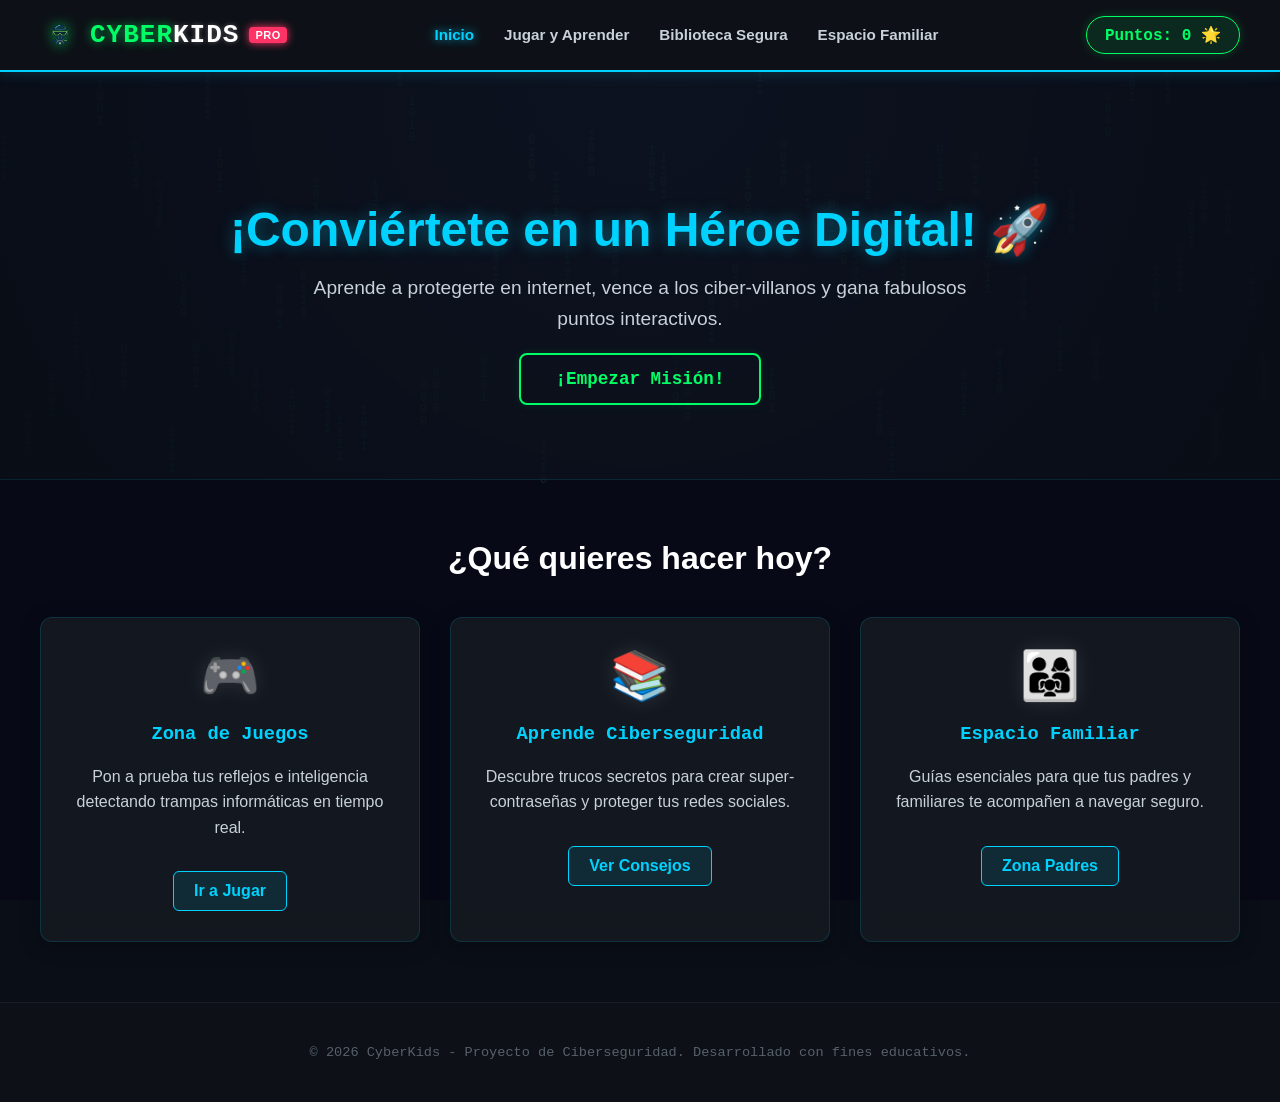
<file: index.html>
<!DOCTYPE html>
<html lang="es">
<head>
    <meta charset="UTF-8">
    <meta name="viewport" content="width=device-width, initial-scale=1.0">
    <title>CyberKids - Aprendizaje Seguro y Divertido</title>
    <link rel="stylesheet" href="css/estilos.css">
    <link rel="icon" type="image/png" href="img/logo.png">
    <style>
        .cyber-logo-container {
            display: flex;
            align-items: center;
            font-family: 'Courier New', Courier, monospace; /* Vibra hacker/consola */
            font-weight: bold;
            font-size: 26px;
            letter-spacing: 1px;
            cursor: pointer;
            text-decoration: none;
        }
        .logo-icon {
            margin-right: 8px;
            font-size: 24px;
            animation: blink 1.5s infinite;
        }
        .logo-text-1 {
            color: var(--cyber-green, #00ff66); /* Verde Hacker brillante */
            text-shadow: 0 0 10px rgba(0, 255, 102, 0.6);
        }
        .logo-text-2 {
            color: #ffffff;
            text-shadow: 0 0 5px rgba(255, 255, 255, 0.3);
        }
        .logo-badge {
            background-color: var(--cyber-red, #ff0055); /* Rojo Neón */
            color: white;
            font-size: 11px;
            font-family: 'Arial', sans-serif;
            padding: 2px 6px;
            border-radius: 4px;
            margin-left: 10px;
            font-weight: 900;
            letter-spacing: 0.5px;
            box-shadow: 0 0 8px var(--cyber-red, #ff0055);
        }
        @keyframes blink {
            0%, 100% { opacity: 1; transform: scale(1); }
            50% { opacity: 0.5; transform: scale(0.95); }
        }
        .logo-img {
            height: 40px; /* Ajusta la altura para que encaje bien en tu header */
            width: auto;  /* Mantiene la proporción original de la imagen */
            margin-right: 10px; /* Separa el robot del texto "CYBERKIDS" */
            filter: drop-shadow(0 0 6px rgba(0, 255, 102, 0.5)); /* Le da un brillo neón al robot */
        }
    </style>
</head>
<body>

    <header>
    <div class="nav-container">
        
        <a href="index.html" class="cyber-logo-container">
            <img src="img/logo.png" alt="CyberKids Logo" class="logo-img">
            <span class="logo-text-1">CYBER</span><span class="logo-text-2">KIDS</span>
            <span class="logo-badge">PRO</span>
        </a>

        <nav>
            <ul>
                <li><a href="index.html" class="active">Inicio</a></li>
                <li><a href="juegos.html">Jugar y Aprender</a></li>
                <li><a href="teoria.html">Biblioteca Segura</a></li>
                <li><a href="familia.html">Espacio Familiar</a></li> </ul>
        </nav>
        <div class="global-score">Puntos: <span id="user-points">0</span> 🌟</div>
    </div>
    </header>

    <main>
        <section class="hero">
            <div class="hero-content">
                <h1>¡Conviértete en un Héroe Digital! 🚀</h1>
                <p>Aprende a protegerte en internet, vence a los ciber-villanos y gana fabulosos puntos interactivos.</p>
                <a href="juegos.html" class="btn-main">¡Empezar Misión!</a>
            </div>
        </section>

        <section class="modules-container">
            <h2>¿Qué quieres hacer hoy?</h2>
            <div class="grid-modules">
                
                <div class="card-module">
                    <div class="card-icon">🎮</div>
                    <h3>Zona de Juegos</h3>
                    <p>Pon a prueba tus reflejos e inteligencia detectando trampas informáticas en tiempo real.</p>
                    <a href="juegos.html" class="btn-card">Ir a Jugar</a>
                </div>

                <div class="card-module">
                    <div class="card-icon">📚</div>
                    <h3>Aprende Ciberseguridad</h3>
                    <p>Descubre trucos secretos para crear super-contraseñas y proteger tus redes sociales.</p>
                    <a href="teoria.html" class="btn-card">Ver Consejos</a>
                </div>

                <div class="card-module">
                    <div class="card-icon">👨‍👩‍👧</div>
                    <h3>Espacio Familiar</h3>
                    <p>Guías esenciales para que tus padres y familiares te acompañen a navegar seguro.</p>
                    <a href="familia.html" class="btn-card">Zona Padres</a>
                </div>

            </div>
        </section>
    </main>

    <footer>
        <p>&copy; 2026 CyberKids - Proyecto de Ciberseguridad. Desarrollado con fines educativos.</p>
    </footer>

    <script src="js/main.js"></script>
    <script src="js/cyber-matrix.js"></script>
</body>
</html>
</file>
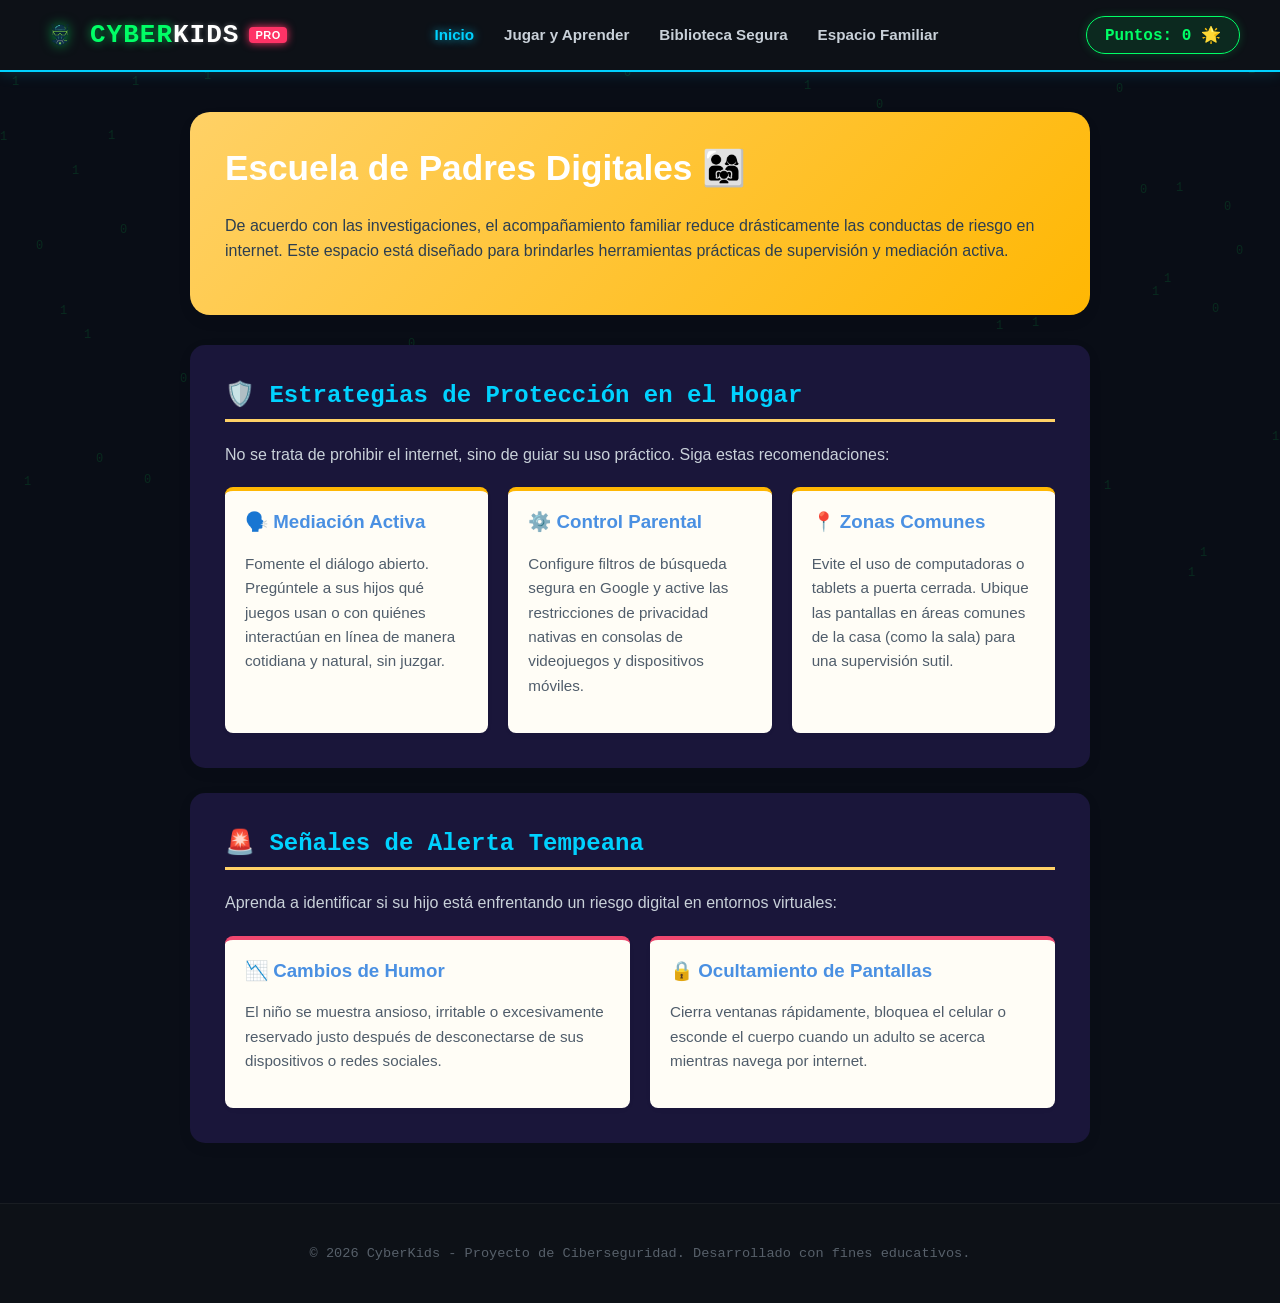
<file: familia.html>
<!DOCTYPE html>
<html lang="es">
<head>
    <meta charset="UTF-8">
    <meta name="viewport" content="width=device-width, initial-scale=1.0">
    <title>CyberKids - Espacio Familiar</title>
    <link rel="stylesheet" href="css/estilos.css">
    <link rel="icon" type="image/png" href="img/logo.png">
    <style>
        .family-container {
            max-width: 900px;
            margin: 40px auto;
            padding: 0 20px;
        }

        .intro-card {
            background: linear-gradient(135deg, #ffd166 0%, #ffb703 100%);
            color: #2c3e50;
            padding: 35px;
            border-radius: 20px;
            margin-bottom: 30px;
            box-shadow: 0 6px 15px rgba(0,0,0,0.05);
        }

        .intro-card h1 { margin-top: 0; font-size: 2.2rem; }

        .guide-section {
            background: rgb(26, 22, 58);
            padding: 35px;
            border-radius: 15px;
            box-shadow: 0 4px 15px rgba(0,0,0,0.05);
            margin-bottom: 25px;
        }

        .guide-section h2 {
            color: #2c3e50;
            border-bottom: 3px solid #ffd166;
            padding-bottom: 10px;
            margin-top: 0;
            display: flex;
            align-items: center;
            gap: 10px;
        }

        .parent-grid {
            display: grid;
            grid-template-columns: repeat(auto-fit, minmax(250px, 1fr));
            gap: 20px;
            margin-top: 20px;
        }

        .parent-card {
            background-color: #fffdf6;
            border-top: 4px solid #ffb703;
            padding: 20px;
            border-radius: 8px;
            box-shadow: 0 2px 8px rgba(0,0,0,0.02);
        }

        .parent-card h3 { color: #4a90e2; margin-top: 0; }
        .parent-card p { font-size: 0.95rem; line-height: 1.6; color: #505d6b; }
        .cyber-logo-container {
            display: flex;
            align-items: center;
            font-family: 'Courier New', Courier, monospace; /* Vibra hacker/consola */
            font-weight: bold;
            font-size: 26px;
            letter-spacing: 1px;
            cursor: pointer;
            text-decoration: none;
        }
        .logo-icon {
            margin-right: 8px;
            font-size: 24px;
            animation: blink 1.5s infinite;
        }
        .logo-text-1 {
            color: var(--cyber-green, #00ff66); /* Verde Hacker brillante */
            text-shadow: 0 0 10px rgba(0, 255, 102, 0.6);
        }
        .logo-text-2 {
            color: #ffffff;
            text-shadow: 0 0 5px rgba(255, 255, 255, 0.3);
        }
        .logo-badge {
            background-color: var(--cyber-red, #ff0055); /* Rojo Neón */
            color: white;
            font-size: 11px;
            font-family: 'Arial', sans-serif;
            padding: 2px 6px;
            border-radius: 4px;
            margin-left: 10px;
            font-weight: 900;
            letter-spacing: 0.5px;
            box-shadow: 0 0 8px var(--cyber-red, #ff0055);
        }
        @keyframes blink {
            0%, 100% { opacity: 1; transform: scale(1); }
            50% { opacity: 0.5; transform: scale(0.95); }
        }
        .logo-img {
            height: 40px; /* Ajusta la altura para que encaje bien en tu header */
            width: auto;  /* Mantiene la proporción original de la imagen */
            margin-right: 10px; /* Separa el robot del texto "CYBERKIDS" */
            filter: drop-shadow(0 0 6px rgba(0, 255, 102, 0.5)); /* Le da un brillo neón al robot */
        }
    </style>
</head>
<body>

    <!-- BARRA DE NAVEGACIÓN -->
    <header>
    <div class="nav-container">
        
        <a href="index.html" class="cyber-logo-container">
            <img src="img/logo.png" alt="CyberKids Logo" class="logo-img">
            <span class="logo-text-1">CYBER</span><span class="logo-text-2">KIDS</span>
            <span class="logo-badge">PRO</span>
        </a>

        <nav>
            <ul>
                <li><a href="index.html" class="active">Inicio</a></li>
                <li><a href="juegos.html">Jugar y Aprender</a></li>
                <li><a href="teoria.html">Biblioteca Segura</a></li>
                <li><a href="familia.html">Espacio Familiar</a></li> </ul>
        </nav>
        <div class="global-score">Puntos: <span id="user-points">0</span> 🌟</div>
    </div>
    </header>

    <!-- CONTENIDO ORIENTADO A PADRES -->
    <main class="family-container">
        
        <div class="intro-card">
            <h1>Escuela de Padres Digitales 👨‍👩‍👧</h1>
            <p>De acuerdo con las investigaciones, el acompañamiento familiar reduce drásticamente las conductas de riesgo en internet. Este espacio está diseñado para brindarles herramientas prácticas de supervisión y mediación activa.</p>
        </div>

        <!-- SECCIÓN 1: MITIGACIÓN DE RIESGOS -->
        <section class="guide-section">
            <h2>🛡️ Estrategias de Protección en el Hogar</h2>
            <p>No se trata de prohibir el internet, sino de guiar su uso práctico. Siga estas recomendaciones:</p>
            
            <div class="parent-grid">
                <div class="parent-card">
                    <h3>🗣️ Mediación Activa</h3>
                    <p>Fomente el diálogo abierto. Pregúntele a sus hijos qué juegos usan o con quiénes interactúan en línea de manera cotidiana y natural, sin juzgar.</p>
                </div>
                <div class="parent-card">
                    <h3>⚙️ Control Parental</h3>
                    <p>Configure filtros de búsqueda segura en Google y active las restricciones de privacidad nativas en consolas de videojuegos y dispositivos móviles.</p>
                </div>
                <div class="parent-card">
                    <h3>📍 Zonas Comunes</h3>
                    <p>Evite el uso de computadoras o tablets a puerta cerrada. Ubique las pantallas en áreas comunes de la casa (como la sala) para una supervisión sutil.</p>
                </div>
            </div>
        </section>

        <!-- SECCIÓN 2: ALERTA DE AMENAZAS -->
        <section class="guide-section">
            <h2>🚨 Señales de Alerta Tempeana</h2>
            <p>Aprenda a identificar si su hijo está enfrentando un riesgo digital en entornos virtuales:</p>
            
            <div class="parent-grid">
                <div class="parent-card" style="border-top-color: #ef476f;">
                    <h3>📉 Cambios de Humor</h3>
                    <p>El niño se muestra ansioso, irritable o excesivamente reservado justo después de desconectarse de sus dispositivos o redes sociales.</p>
                </div>
                <div class="parent-card" style="border-top-color: #ef476f;">
                    <h3>🔒 Ocultamiento de Pantallas</h3>
                    <p>Cierra ventanas rápidamente, bloquea el celular o esconde el cuerpo cuando un adulto se acerca mientras navega por internet.</p>
                </div>
            </div>
        </section>

    </main>

    <footer>
        <p>&copy; 2026 CyberKids - Proyecto de Ciberseguridad. Desarrollado con fines educativos.</p>
    </footer>

    <script>
        // Sincronizar y mostrar el puntaje acumulado por los niños en el hogar
        let puntosGlobales = localStorage.getItem("cyberkids_score") || 0;
        document.getElementById("user-points").innerText = puntosGlobales;
    </script>
    <script src="js/cyber-matrix.js"></script>
</body>
</html>
</file>
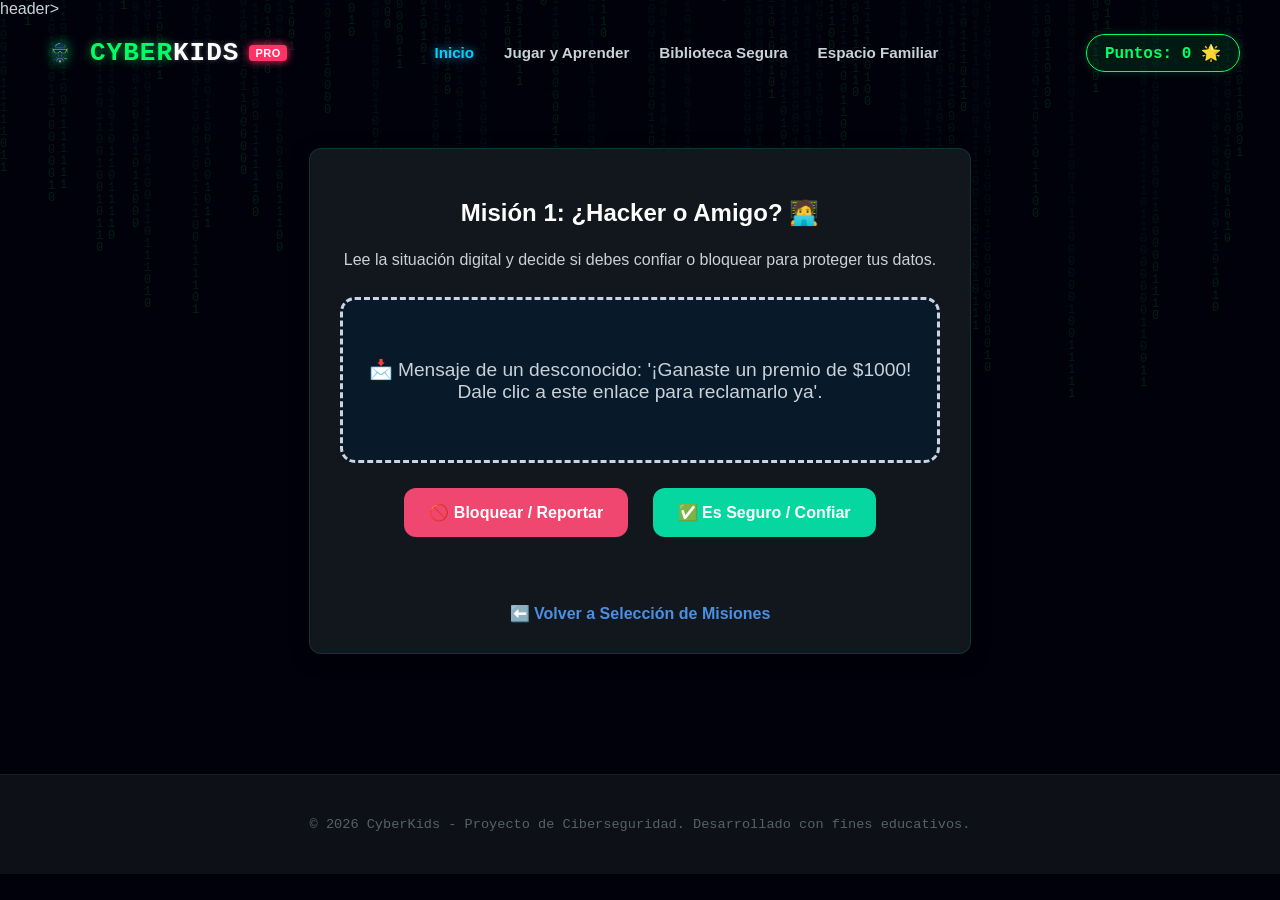
<file: juego1.html>
<!DOCTYPE html>
<html lang="es">
<head>
    <meta charset="UTF-8">
    <meta name="viewport" content="width=device-width, initial-scale=1.0">
    <title>CyberKids - ¿Hacker o Amigo?</title>
    <link rel="stylesheet" href="css/estilos.css">
    <link rel="icon" type="image/png" href="img/logo.png">
    <style>
        .game-screen {
            max-width: 600px;
            margin: 40px auto;
            background: white;
            padding: 30px;
            border-radius: 20px;
            box-shadow: 0 8px 20px rgba(0,0,0,0.05);
            text-align: center;
            border: 4px solid #4a90e2;
        }
        #card {
            background-color: #081929;
            border: 3px dashed #cbd5e1;
            border-radius: 15px;
            padding: 30px 20px;
            min-height: 100px;
            display: flex;
            align-items: center;
            justify-content: center;
            font-size: 1.2rem;
            margin: 25px 0;
            font-weight: 500;
        }
        .btn-game {
            border: none;
            padding: 15px 25px;
            font-size: 1rem;
            font-weight: bold;
            border-radius: 12px;
            cursor: pointer;
            transition: transform 0.1s;
            margin: 0 10px;
            color: white;
        }
        .btn-game:active { transform: scale(0.95); }
        .btn-safe { background-color: #06d6a0; }
        .btn-danger { background-color: #ef476f; }
        #feedback-message {
            margin-top: 20px;
            font-size: 1.1rem;
            font-weight: bold;
            min-height: 27px;
        }
        .btn-back {
            display: inline-block;
            margin-top: 20px;
            color: #4a90e2;
            text-decoration: none;
            font-weight: bold;
        }
        .cyber-logo-container {
            display: flex;
            align-items: center;
            font-family: 'Courier New', Courier, monospace; /* Vibra hacker/consola */
            font-weight: bold;
            font-size: 26px;
            letter-spacing: 1px;
            cursor: pointer;
            text-decoration: none;
        }
        .logo-icon {
            margin-right: 8px;
            font-size: 24px;
            animation: blink 1.5s infinite;
        }
        .logo-text-1 {
            color: var(--cyber-green, #00ff66); /* Verde Hacker brillante */
            text-shadow: 0 0 10px rgba(0, 255, 102, 0.6);
        }
        .logo-text-2 {
            color: #ffffff;
            text-shadow: 0 0 5px rgba(255, 255, 255, 0.3);
        }
        .logo-badge {
            background-color: var(--cyber-red, #ff0055); /* Rojo Neón */
            color: white;
            font-size: 11px;
            font-family: 'Arial', sans-serif;
            padding: 2px 6px;
            border-radius: 4px;
            margin-left: 10px;
            font-weight: 900;
            letter-spacing: 0.5px;
            box-shadow: 0 0 8px var(--cyber-red, #ff0055);
        }
        @keyframes blink {
            0%, 100% { opacity: 1; transform: scale(1); }
            50% { opacity: 0.5; transform: scale(0.95); }
        }
        .logo-img {
            height: 40px; /* Ajusta la altura para que encaje bien en tu header */
            width: auto;  /* Mantiene la proporción original de la imagen */
            margin-right: 10px; /* Separa el robot del texto "CYBERKIDS" */
            filter: drop-shadow(0 0 6px rgba(0, 255, 102, 0.5)); /* Le da un brillo neón al robot */
        }
    </style>
</head>
<body>

    header>
    <div class="nav-container">
        
        <a href="index.html" class="cyber-logo-container">
            <img src="img/logo.png" alt="CyberKids Logo" class="logo-img">
            <span class="logo-text-1">CYBER</span><span class="logo-text-2">KIDS</span>
            <span class="logo-badge">PRO</span>
        </a>

        <nav>
            <ul>
                <li><a href="index.html" class="active">Inicio</a></li>
                <li><a href="juegos.html">Jugar y Aprender</a></li>
                <li><a href="teoria.html">Biblioteca Segura</a></li>
                <li><a href="familia.html">Espacio Familiar</a></li> </ul>
        </nav>
        <div class="global-score">Puntos: <span id="user-points">0</span> 🌟</div>
    </div>
    </header>

    <main style="padding: 20px;">
        <div class="game-screen">
            <h2>Misión 1: ¿Hacker o Amigo? 🧑‍💻</h2>
            <p>Lee la situación digital y decide si debes confiar o bloquear para proteger tus datos.</p>
            
            <div id="card">Cargando misión...</div>

            <div class="game-actions">
                <button class="btn-game btn-danger" onclick="procesarRespuesta('bloquear')">🚫 Bloquear / Reportar</button>
                <button class="btn-game btn-safe" onclick="procesarRespuesta('confiar')">✅ Es Seguro / Confiar</button>
            </div>

            <div id="feedback-message"></div>
            
            <a href="juegos.html" class="btn-back">⬅️ Volver a Selección de Misiones</a>
        </div>
    </main>

    <footer>
        <p>&copy; 2026 CyberKids - Proyecto de Ciberseguridad. Desarrollado con fines educativos.</p>
    </footer>

    <script src="js/juego1.js"></script>
    <script src="js/cyber-matrix.js"></script>
</body>
</html>
</file>
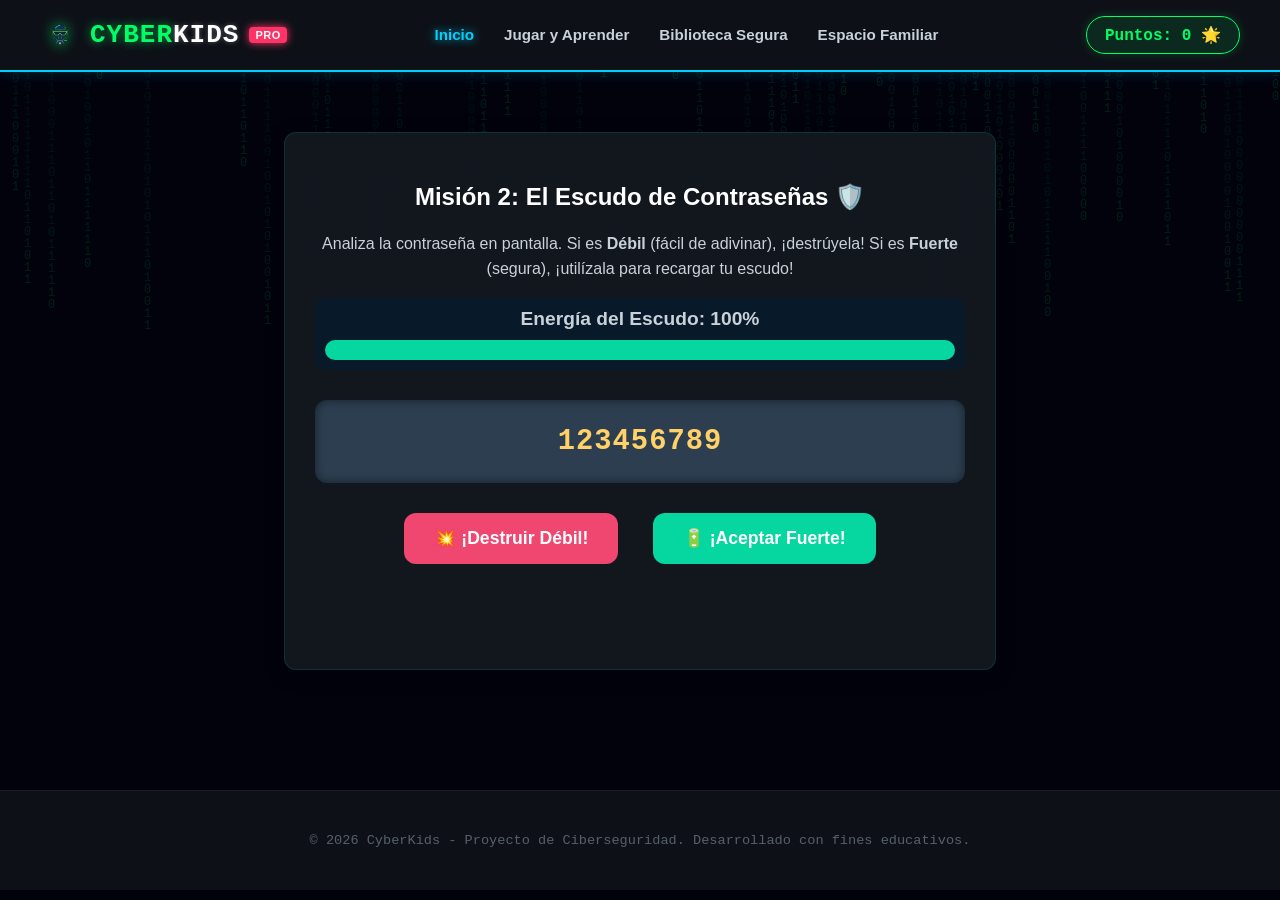
<file: juego2.html>
<!DOCTYPE html>
<html lang="es">
<head>
    <meta charset="UTF-8">
    <meta name="viewport" content="width=device-width, initial-scale=1.0">
    <title>CyberKids - El Escudo de Contraseñas</title>
    <link rel="stylesheet" href="css/estilos.css">
    <link rel="icon" type="image/png" href="img/logo.png">
    <style>
        .game-container-j2 {
            max-width: 650px;
            margin: 40px auto;
            background: #ffffff;
            padding: 30px;
            border-radius: 20px;
            box-shadow: 0 8px 20px rgba(0,0,0,0.05);
            text-align: center;
            border: 4px solid #ffd166;
        }

        /* Representación visual del escudo */
        .shield-status {
            font-size: 1.2rem;
            margin: 15px 0;
            padding: 10px;
            background-color: #081929;
            border-radius: 10px;
            font-weight: bold;
        }

        #shield-bar {
            width: 100%;
            background-color: #e2e8f0;
            border-radius: 10px;
            height: 20px;
            margin-top: 10px;
            overflow: hidden;
        }

        #shield-fill {
            height: 100%;
            width: 100%; /* Inicia al 100% */
            background-color: #06d6a0;
            transition: width 0.4s ease, background-color 0.4s ease;
        }

        /* Área donde aparece la contraseña a evaluar */
        .password-display {
            background-color: #2c3e50;
            color: #ffd166;
            font-family: 'Courier New', Courier, monospace;
            font-size: 1.8rem;
            font-weight: bold;
            padding: 25px;
            border-radius: 12px;
            margin: 30px 0;
            letter-spacing: 1px;
            box-shadow: inset 0 0 10px rgba(0,0,0,0.5);
        }

        .btn-j2 {
            border: none;
            padding: 15px 30px;
            font-size: 1.1rem;
            font-weight: bold;
            border-radius: 12px;
            cursor: pointer;
            transition: transform 0.1s;
            margin: 0 15px;
            color: white;
        }
        .btn-j2:active { transform: scale(0.95); }
        .btn-weak { background-color: #ef476f; }
        .btn-strong { background-color: #06d6a0; }

        #j2-feedback {
            margin-top: 25px;
            font-size: 1.1rem;
            font-weight: bold;
            min-height: 50px;
        }
        .cyber-logo-container {
            display: flex;
            align-items: center;
            font-family: 'Courier New', Courier, monospace; /* Vibra hacker/consola */
            font-weight: bold;
            font-size: 26px;
            letter-spacing: 1px;
            cursor: pointer;
            text-decoration: none;
        }
        .logo-icon {
            margin-right: 8px;
            font-size: 24px;
            animation: blink 1.5s infinite;
        }
        .logo-text-1 {
            color: var(--cyber-green, #00ff66); /* Verde Hacker brillante */
            text-shadow: 0 0 10px rgba(0, 255, 102, 0.6);
        }
        .logo-text-2 {
            color: #ffffff;
            text-shadow: 0 0 5px rgba(255, 255, 255, 0.3);
        }
        .logo-badge {
            background-color: var(--cyber-red, #ff0055); /* Rojo Neón */
            color: white;
            font-size: 11px;
            font-family: 'Arial', sans-serif;
            padding: 2px 6px;
            border-radius: 4px;
            margin-left: 10px;
            font-weight: 900;
            letter-spacing: 0.5px;
            box-shadow: 0 0 8px var(--cyber-red, #ff0055);
        }
        @keyframes blink {
            0%, 100% { opacity: 1; transform: scale(1); }
            50% { opacity: 0.5; transform: scale(0.95); }
        }
        .logo-img {
            height: 40px; /* Ajusta la altura para que encaje bien en tu header */
            width: auto;  /* Mantiene la proporción original de la imagen */
            margin-right: 10px; /* Separa el robot del texto "CYBERKIDS" */
            filter: drop-shadow(0 0 6px rgba(0, 255, 102, 0.5)); /* Le da un brillo neón al robot */
        }
    </style>
</head>
<body>

    <!-- BARRA DE NAVEGACIÓN -->
    <header>
    <div class="nav-container">
        
        <a href="index.html" class="cyber-logo-container">
            <img src="img/logo.png" alt="CyberKids Logo" class="logo-img">
            <span class="logo-text-1">CYBER</span><span class="logo-text-2">KIDS</span>
            <span class="logo-badge">PRO</span>
        </a>

        <nav>
            <ul>
                <li><a href="index.html" class="active">Inicio</a></li>
                <li><a href="juegos.html">Jugar y Aprender</a></li>
                <li><a href="teoria.html">Biblioteca Segura</a></li>
                <li><a href="familia.html">Espacio Familiar</a></li> </ul>
        </nav>
        <div class="global-score">Puntos: <span id="user-points">0</span> 🌟</div>
    </div>
    </header>

    <!-- PANTALLA PRINCIPAL DEL JUEGO -->
    <main style="padding: 20px;">
        <div class="game-container-j2">
            <h2>Misión 2: El Escudo de Contraseñas 🛡️</h2>
            <p>Analiza la contraseña en pantalla. Si es <b>Débil</b> (fácil de adivinar), ¡destrúyela! Si es <b>Fuerte</b> (segura), ¡utilízala para recargar tu escudo!</p>

            <!-- Barra de Vida / Escudo -->
            <div class="shield-status">
                Energía del Escudo: <span id="shield-text">100%</span>
                <div id="shield-bar"><div id="shield-fill"></div></div>
            </div>

            <!-- Contraseña Actual -->
            <div class="password-display" id="password-screen">...</div>

            <!-- Botones de Acción -->
            <div class="j2-actions">
                <button class="btn-j2 btn-weak" onclick="evaluarContrasena('debil')">💥 ¡Destruir Débil!</button>
                <button class="btn-j2 btn-strong" onclick="evaluarContrasena('fuerte')">🔋 ¡Aceptar Fuerte!</button>
            </div>

            <div id="j2-feedback"></div>
        </div>
    </main>

    <footer>
        <p>&copy; 2026 CyberKids - Proyecto de Ciberseguridad. Desarrollado con fines educativos.</p>
    </footer>

    <!-- ENLACE AL SCRIPT MODULAR -->
    <script src="js/juego2.js"></script>
    <script src="js/cyber-matrix.js"></script>
</body>
</html>
</file>
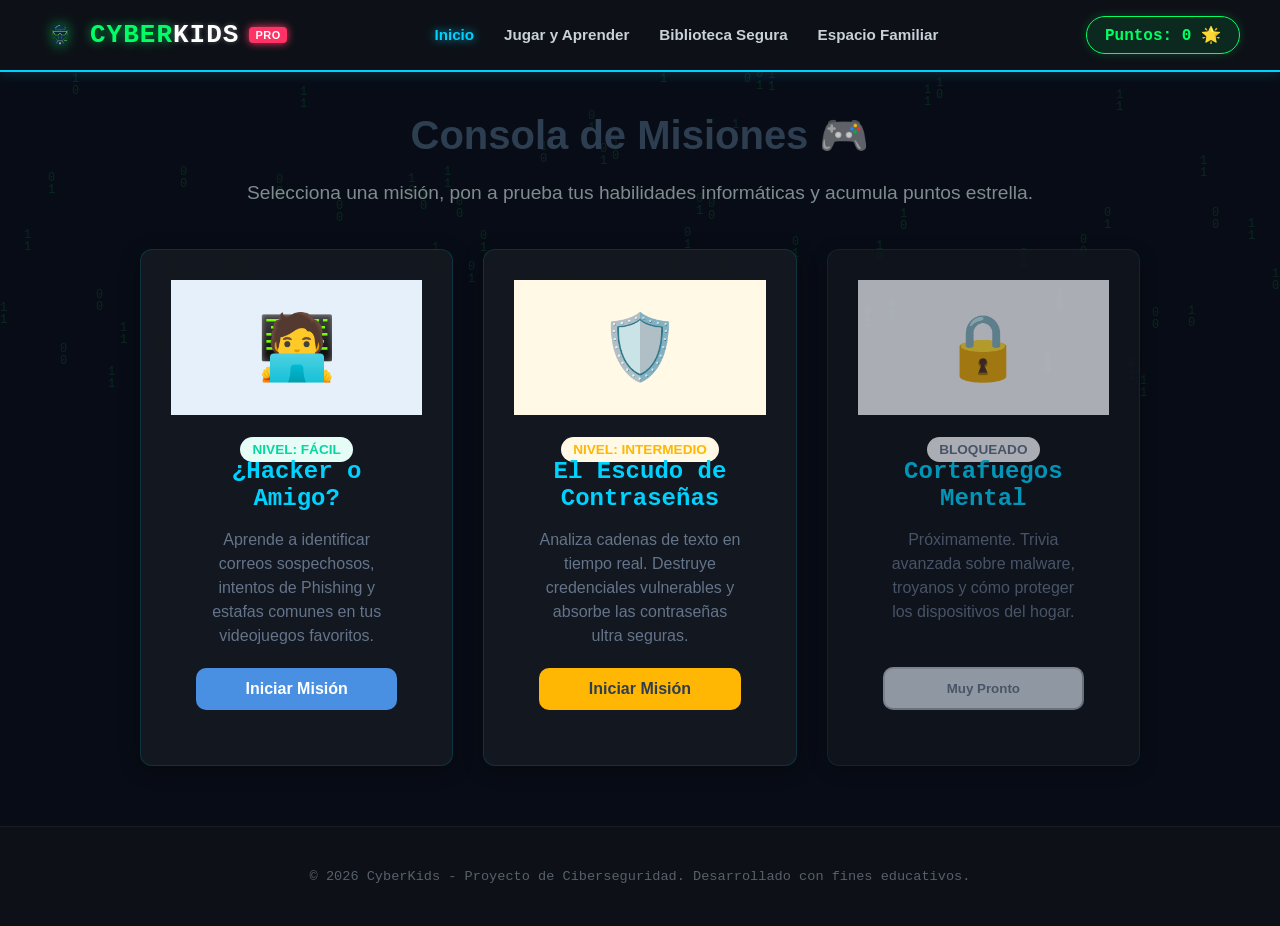
<file: juegos.html>
<!DOCTYPE html>
<html lang="es">
<head>
    <meta charset="UTF-8">
    <meta name="viewport" content="width=device-width, initial-scale=1.0">
    <title>CyberKids - Selección de Misiones</title>
    <link rel="stylesheet" href="css/estilos.css">
    <link rel="icon" type="image/png" href="img/logo.png">
    <style>
        .lobby-container {
            max-width: 1000px;
            margin: 40px auto;
            padding: 0 20px;
            text-align: center;
        }

        .lobby-title {
            font-size: 2.5rem;
            color: #2c3e50;
            margin-bottom: 10px;
        }

        .lobby-subtitle {
            font-size: 1.2rem;
            color: #7f8c8d;
            margin-bottom: 40px;
        }

        /* Grid para las tarjetas de juego */
        .games-grid {
            display: grid;
            grid-template-columns: repeat(auto-fit, minmax(300px, 1fr));
            gap: 30px;
            justify-content: center;
        }

        .game-card {
            background: white;
            border-radius: 20px;
            overflow: hidden;
            box-shadow: 0 8px 20px rgba(0,0,0,0.05);
            transition: transform 0.3s, box-shadow 0.3s;
            display: flex;
            flex-direction: column;
            border: 3px solid transparent;
        }

        .game-card:hover {
            transform: translateY(-8px);
            box-shadow: 0 12px 25px rgba(0,0,0,0.1);
        }

        /* Colores temáticos por juego */
        .card-j1 { border-color: #4a90e2; }
        .card-j2 { border-color: #ffd166; }
        .card-locked { border-color: #cbd5e1; opacity: 0.7; }

        .game-header {
            padding: 30px 20px;
            font-size: 4rem;
            text-align: center;
        }
        .bg-j1 { background-color: #e6f0fa; }
        .bg-j2 { background-color: #fff9e6; }
        .bg-locked { background-color: #f1f5f9; }

        .game-body {
            padding: 25px;
            flex-grow: 1;
            display: flex;
            flex-direction: column;
            justify-content: space-between;
        }

        .game-tag {
            align-self: center;
            padding: 5px 12px;
            border-radius: 15px;
            font-size: 0.85rem;
            font-weight: bold;
            margin-bottom: 15px;
            text-transform: uppercase;
        }
        .tag-easy { background-color: #e6fdf7; color: #06d6a0; }
        .tag-medium { background-color: #fff9e6; color: #ffb703; }
        .tag-locked { background-color: #f1f5f9; color: #64748b; }

        .game-body h3 {
            margin: 0 0 10px 0;
            font-size: 1.5rem;
            color: #2c3e50;
        }

        .game-body p {
            color: #64748b;
            font-size: 1rem;
            line-height: 1.5;
            margin-bottom: 20px;
        }

        .btn-launch {
            display: block;
            padding: 12px 20px;
            color: white;
            text-decoration: none;
            border-radius: 10px;
            font-weight: bold;
            transition: background-color 0.2s;
        }
        .btn-j1-color { background-color: #4a90e2; }
        .btn-j1-color:hover { background-color: #357abd; }
        
        .btn-j2-color { background-color: #ffb703; color: #2c3e50; }
        .btn-j2-color:hover { background-color: #e5a100; }

        .btn-locked { background-color: #cbd5e1; color: #64748b; cursor: not-allowed; }
        .cyber-logo-container {
            display: flex;
            align-items: center;
            font-family: 'Courier New', Courier, monospace; /* Vibra hacker/consola */
            font-weight: bold;
            font-size: 26px;
            letter-spacing: 1px;
            cursor: pointer;
            text-decoration: none;
        }
        .logo-icon {
            margin-right: 8px;
            font-size: 24px;
            animation: blink 1.5s infinite;
        }
        .logo-text-1 {
            color: var(--cyber-green, #00ff66); /* Verde Hacker brillante */
            text-shadow: 0 0 10px rgba(0, 255, 102, 0.6);
        }
        .logo-text-2 {
            color: #ffffff;
            text-shadow: 0 0 5px rgba(255, 255, 255, 0.3);
        }
        .logo-badge {
            background-color: var(--cyber-red, #ff0055); /* Rojo Neón */
            color: white;
            font-size: 11px;
            font-family: 'Arial', sans-serif;
            padding: 2px 6px;
            border-radius: 4px;
            margin-left: 10px;
            font-weight: 900;
            letter-spacing: 0.5px;
            box-shadow: 0 0 8px var(--cyber-red, #ff0055);
        }
        @keyframes blink {
            0%, 100% { opacity: 1; transform: scale(1); }
            50% { opacity: 0.5; transform: scale(0.95); }
        }
        .logo-img {
            height: 40px; /* Ajusta la altura para que encaje bien en tu header */
            width: auto;  /* Mantiene la proporción original de la imagen */
            margin-right: 10px; /* Separa el robot del texto "CYBERKIDS" */
            filter: drop-shadow(0 0 6px rgba(0, 255, 102, 0.5)); /* Le da un brillo neón al robot */
        }
    </style>
</head>
<body>

    <header>
    <div class="nav-container">
        
        <a href="index.html" class="cyber-logo-container">
            <img src="img/logo.png" alt="CyberKids Logo" class="logo-img">
            <span class="logo-text-1">CYBER</span><span class="logo-text-2">KIDS</span>
            <span class="logo-badge">PRO</span>
        </a>

        <nav>
            <ul>
                <li><a href="index.html" class="active">Inicio</a></li>
                <li><a href="juegos.html">Jugar y Aprender</a></li>
                <li><a href="teoria.html">Biblioteca Segura</a></li>
                <li><a href="familia.html">Espacio Familiar</a></li> </ul>
        </nav>
        <div class="global-score">Puntos: <span id="user-points">0</span> 🌟</div>
    </div>
    </header>

    <main class="lobby-container">
        <h1 class="lobby-title">Consola de Misiones 🎮</h1>
        <p class="lobby-subtitle font-weight: normal;">Selecciona una misión, pon a prueba tus habilidades informáticas y acumula puntos estrella.</p>

        <div class="games-grid">
            
            <div class="game-card card-j1">
                <div class="game-header bg-j1">🧑‍💻</div>
                <div class="game-body">
                    <div>
                        <span class="game-tag tag-easy">Nivel: Fácil</span>
                        <h3>¿Hacker o Amigo?</h3>
                        <p>Aprende a identificar correos sospechosos, intentos de Phishing y estafas comunes en tus videojuegos favoritos.</p>
                    </div>
                    <a href="juego1.html" class="btn-launch btn-j1-color">Iniciar Misión</a>
                </div>
            </div>

            <div class="game-card card-j2">
                <div class="game-header bg-j2">🛡️</div>
                <div class="game-body">
                    <div>
                        <span class="game-tag tag-medium">Nivel: Intermedio</span>
                        <h3>El Escudo de Contraseñas</h3>
                        <p>Analiza cadenas de texto en tiempo real. Destruye credenciales vulnerables y absorbe las contraseñas ultra seguras.</p>
                    </div>
                    <a href="juego2.html" class="btn-launch btn-j2-color">Iniciar Misión</a>
                </div>
            </div>

            <div class="game-card card-locked">
                <div class="game-header bg-locked">🔒</div>
                <div class="game-body">
                    <div>
                        <span class="game-tag tag-locked">Bloqueado</span>
                        <h3>Cortafuegos Mental</h3>
                        <p>Próximamente. Trivia avanzada sobre malware, troyanos y cómo proteger los dispositivos del hogar.</p>
                    </div>
                    <button class="btn-launch btn-locked" disabled>Muy Pronto</button>
                </div>
            </div>

        </div>
    </main>

    <footer>
        <p>&copy; 2026 CyberKids - Proyecto de Ciberseguridad. Desarrollado con fines educativos.</p>
    </footer>

    <script>
        // Carga y sincroniza el puntaje global en el Lobby
        let puntosGlobales = localStorage.getItem("cyberkids_score") || 0;
        document.getElementById("user-points").innerText = puntosGlobales;
    </script>
    <script src="js/cyber-matrix.js"></script>
</body>
</html>
</file>
<file: css/estilos.css>
/* ==========================================
   PALETA DE COLORES CYBERPUNK / REWAMP HACKER
   ========================================== */
:root {
    --bg-main: #0a0e17;       /* Fondo oscuro tipo terminal */
    --bg-card: #161b22;       /* Fondo de tarjetas/módulos */
    --cyber-blue: #00d2ff;    /* Azul neón tecnológico */
    --cyber-green: #00ff66;   /* Verde hacker (Seguro / Puntos) */
    --cyber-red: #ff3366;     /* Rojo neón (Trampa / Peligro) */
    --cyber-yellow: #ffb703;  /* Amarillo alerta (Mascota / Escudo) */
    --text-main: #c9d1d9;     /* Texto claro principal */
    --text-bright: #ffffff;   /* Texto brillante para títulos */
}

body {
    font-family: 'Segoe UI', Tahoma, Geneva, Verdana, sans-serif;
    margin: 0;
    padding: 0;
    background-color: var(--bg-main);
    color: var(--text-main);
}

/* BARRA DE NAVEGACIÓN ESTILO INTRUSIÓN */
header {
    background-color: #0d1117;
    border-bottom: 2px solid var(--cyber-blue);
    box-shadow: 0 0 15px rgba(0, 210, 255, 0.2);
    position: sticky;
    top: 0;
    z-index: 1000;
}

.nav-container {
    display: flex;
    justify-content: space-between;
    align-items: center;
    max-width: 1200px;
    margin: 0 auto;
    padding: 15px 20px;
}

.logo {
    font-size: 24px;
    font-weight: bold;
    color: var(--cyber-blue);
    text-shadow: 0 0 8px rgba(0, 210, 255, 0.6);
    font-family: 'Courier New', Courier, monospace;
}

nav ul {
    list-style: none;
    margin: 0;
    padding: 0;
    display: flex;
}

nav ul li { margin: 0 15px; }

nav ul li a {
    text-decoration: none;
    color: var(--text-main);
    font-weight: 600;
    font-size: 0.95rem;
    transition: color 0.3s, text-shadow 0.3s;
}

nav ul li a:hover, nav ul li a.active {
    color: var(--cyber-blue);
    text-shadow: 0 0 10px rgba(0, 210, 255, 0.8);
}

.global-score {
    background-color: rgba(0, 255, 102, 0.1);
    color: var(--cyber-green);
    border: 1px solid var(--cyber-green);
    padding: 8px 18px;
    border-radius: 20px;
    font-weight: bold;
    font-family: 'Courier New', Courier, monospace;
    box-shadow: 0 0 10px rgba(0, 255, 102, 0.2);
}

/* SECCIÓN HERO (PÁGINA PRINCIPAL) */
.hero {
    background: radial-gradient(circle at top, #111927 0%, #0a0e17 100%);
    border-bottom: 1px solid rgba(0, 210, 255, 0.1);
    color: var(--text-bright);
    text-align: center;
    padding: 90px 20px;
}

.hero h1 {
    font-size: 3rem;
    color: var(--cyber-blue);
    text-shadow: 0 0 15px rgba(0, 210, 255, 0.4);
    margin-bottom: 15px;
}

.hero p {
    font-size: 1.2rem;
    max-width: 700px;
    margin: 0 auto 35px auto;
    color: var(--text-main);
}

.btn-main {
    background-color: transparent;
    color: var(--cyber-green);
    border: 2px solid var(--cyber-green);
    padding: 14px 35px;
    text-decoration: none;
    font-size: 1.1rem;
    font-weight: bold;
    border-radius: 8px;
    font-family: 'Courier New', Courier, monospace;
    transition: all 0.3s ease;
    box-shadow: 0 0 10px rgba(0, 255, 102, 0.1);
}

.btn-main:hover {
    background-color: var(--cyber-green);
    color: #000000;
    box-shadow: 0 0 20px rgba(0, 255, 102, 0.5);
    transform: translateY(-2px);
}

/* CONTENEDORES Y TARJETAS GLOBALES */
.modules-container {
    max-width: 1200px;
    margin: 60px auto;
    padding: 0 20px;
    text-align: center;
}

.modules-container h2 {
    font-size: 2rem;
    color: var(--text-bright);
    margin-bottom: 40px;
}

.grid-modules {
    display: grid;
    grid-template-columns: repeat(auto-fit, minmax(300px, 1fr));
    gap: 30px;
}

.card-module, .game-card, .content-section, .mascot-aside, .game-screen, .game-container-j2 {
    background-color: var(--bg-card) !important;
    border-radius: 12px !important;
    padding: 30px !important;
    box-shadow: 0 4px 20px rgba(0,0,0,0.3) !important;
    border: 1px solid rgba(255,255,255,0.05) !important;
    transition: transform 0.3s, border-color 0.3s, box-shadow 0.3s !important;
    color: var(--text-main) !important;
}

.card-module:hover {
    transform: translateY(-5px);
    border-color: var(--cyber-blue) !important;
    box-shadow: 0 0 15px rgba(0, 210, 255, 0.2) !important;
}

.card-icon {
    font-size: 3rem;
    margin-bottom: 15px;
    filter: drop-shadow(0 0 10px rgba(255,255,255,0.1));
}

.card-module h3, .game-body h3, .content-section h2, .guide-section h2 {
    color: var(--cyber-blue) !important;
    font-family: 'Courier New', Courier, monospace;
}

.btn-card {
    display: inline-block;
    margin-top: 15px;
    background-color: rgba(0, 210, 255, 0.1);
    color: var(--cyber-blue);
    border: 1px solid var(--cyber-blue);
    padding: 10px 20px;
    text-decoration: none;
    border-radius: 6px;
    font-weight: 600;
    transition: all 0.2s;
}

.btn-card:hover {
    background-color: var(--cyber-blue);
    color: #000;
    box-shadow: 0 0 15px rgba(0, 210, 255, 0.4);
}

/* ELEMENTOS DE TEXTO MODIFICADOS */
h1, h2, h3, h4 {
    color: var(--text-bright);
}

p {
    line-height: 1.6;
}

/* FOOTER ESTILO TERMINAL */
footer {
    background-color: #0d1117;
    color: #57606a;
    text-align: center;
    padding: 25px;
    margin-top: 60px;
    font-family: 'Courier New', Courier, monospace;
    font-size: 0.85rem;
    border-top: 1px solid rgba(255,255,255,0.05);
}

/* AJUSTES PARA TRANSPARENCIA DEL FONDO INTERACTIVO */
body {
    background-color: #0a0e17; /* Color base por si acaso */
    position: relative;
}

/* Hacemos que el fondo de las secciones principales sea ligeramente translúcido */
.hero {
    background: radial-gradient(circle at top, rgba(17, 25, 39, 0.6) 0%, rgba(10, 14, 23, 0.8) 100%) !important;
}

/* Da un look de cristal oscuro (Glassmorphism) a las tarjetas para que se note la lluvia de código atrás */
.card-module, .game-card, .content-section, .mascot-aside, .game-screen, .game-container-j2 {
    background-color: rgba(22, 27, 34, 0.85) !important;
    backdrop-filter: blur(4px); /* Suaviza el fondo que pasa por detrás */
    border: 1px solid rgba(0, 210, 255, 0.15) !important;
}

/* ==========================================
   INTERFAZ GRÁFICA DE LA MASCOTA "BYTE"
   ========================================== */
.mascot-display-container {
    background: radial-gradient(circle, #1a2333 0%, #0d1117 100%);
    border: 2px solid #21262d;
    height: 200px;
    border-radius: 10px;
    margin: 20px 0;
    position: relative;
    display: flex;
    justify-content: center;
    align-items: center;
    overflow: hidden;
    box-shadow: inset 0 0 20px rgba(0,0,0,0.6);
}

/* Animación de flotación estilo IA */
.cyber-robot {
    display: flex;
    flex-direction: column;
    align-items: center;
    animation: floatRobot 4s ease-in-out infinite;
    opacity: 0.4; /* Opacidad baja cuando está apagado (huevo) */
    filter: grayscale(100%);
}

.robot-head {
    width: 60px;
    height: 45px;
    background-color: #30363d;
    border: 2px solid #58a6ff;
    border-radius: 12px;
    display: flex;
    justify-content: center;
    align-items: center;
    margin-bottom: 8px;
    position: relative;
    box-shadow: 0 0 10px rgba(88,166,255,0.2);
}

.robot-eyes {
    display: flex;
    gap: 12px;
}

.eye {
    width: 10px;
    height: 10px;
    background-color: #484f58; /* Apagados al inicio */
    border-radius: 50%;
    transition: background-color 0.5s, box-shadow 0.5s;
}

.robot-body {
    width: 70px;
    height: 60px;
    background-color: #30363d;
    border: 2px solid #58a6ff;
    border-radius: 15px 15px 25px 25px;
    display: flex;
    justify-content: center;
    align-items: center;
    box-shadow: 0 0 10px rgba(88,166,255,0.1);
}

.robot-core {
    width: 20px;
    height: 20px;
    background-color: #484f58; /* Apagado */
    border-radius: 50%;
    transition: all 0.5s;
}



/* CONSOLA DE TEXTO INTERNA DE LA MASCOTA */
.pet-console {
    background-color: #010409;
    border: 1px solid #30363d;
    border-radius: 6px;
    padding: 10px;
    height: 50px;
    overflow-y: auto;
    text-align: left;
    font-family: 'Courier New', Courier, monospace;
    font-size: 0.8rem;
    margin-bottom: 15px;
}
.console-line { color: #8b949e; margin-bottom: 2px; }
.text-success { color: var(--cyber-green); }
.text-alert { color: var(--cyber-yellow); }
.text-error { color: var(--cyber-red); }

/* ESTADOS ACTIVOS (CUANDO EL NIÑO DA BOOT) */
.robot-active {
    opacity: 1 !important;
    filter: grayscale(0%) !important;
}
.robot-active .eye {
    background-color: var(--cyber-blue);
    box-shadow: 0 0 10px var(--cyber-blue), 0 0 20px var(--cyber-blue);
    animation: blinkEyes 4s infinite;
}
.robot-active .robot-core {
    background-color: var(--cyber-green);
    box-shadow: 0 0 12px var(--cyber-green);
    animation: pulseCore 1.5s infinite alternate;
}

/* ANIMACIONES CSS */
@keyframes floatRobot {
    0% { transform: translateY(0px); }
    50% { transform: translateY(-10px); }
    100% { transform: translateY(0px); }
}
@keyframes pulseCore {
    0% { opacity: 0.4; }
    100% { opacity: 1; }
}
@keyframes blinkEyes {
    0%, 95%, 100% { transform: scaleY(1); }
    97% { transform: scaleY(0.1); }
}

/* ==========================================
   COMPONENTES DE HARDWARE PARA "BYTE" (TIENDA)
   ========================================== */

/* 1. CASCO / VISERA DE KERNEL (HARDWARE PRO) */
.cyber-helmet {
    width: 44px;
    height: 8px;
    background-color: var(--cyber-red);
    border-radius: 4px;
    position: absolute;
    top: -5px; /* Se posiciona justo arriba de la cabeza */
    box-shadow: 0 0 15px var(--cyber-red);
    display: none; /* Oculto por defecto */
    animation: pulseHelmet 1s infinite alternate;
}

/* 2. ESCUDOS DE ENERGÍA HOLOGRÁFICOS (FIREWALL) */
.cyber-shields {
    position: absolute;
    width: 110px; /* Más ancho que el cuerpo para sobresalir a los lados */
    display: none; /* Oculto por defecto */
}

.shield-wing {
    width: 8px;
    height: 45px;
    background: linear-gradient(to bottom, transparent, var(--cyber-blue), transparent);
    border-left: 2px solid #ffffff;
    position: absolute;
    top: -20px;
    box-shadow: 0 0 15px var(--cyber-blue);
    animation: shieldGlow 1.5s infinite alternate;
}

.shield-wing.left  { left: 0; border-radius: 5px 0 0 5px; }
.shield-wing.right { right: 0; border-radius: 0 5px 5px 0; }

/* ANIMACIONES DE LOS ACCESORIOS CIBERNÉTICOS */
@keyframes pulseHelmet {
    0% { opacity: 0.6; filter: brightness(0.8); }
    100% { opacity: 1; filter: brightness(1.3); }
}

@keyframes shieldGlow {
    0% { transform: scaleY(0.9); opacity: 0.5; }
    100% { transform: scaleY(1.1); opacity: 1; }
}
</file>
